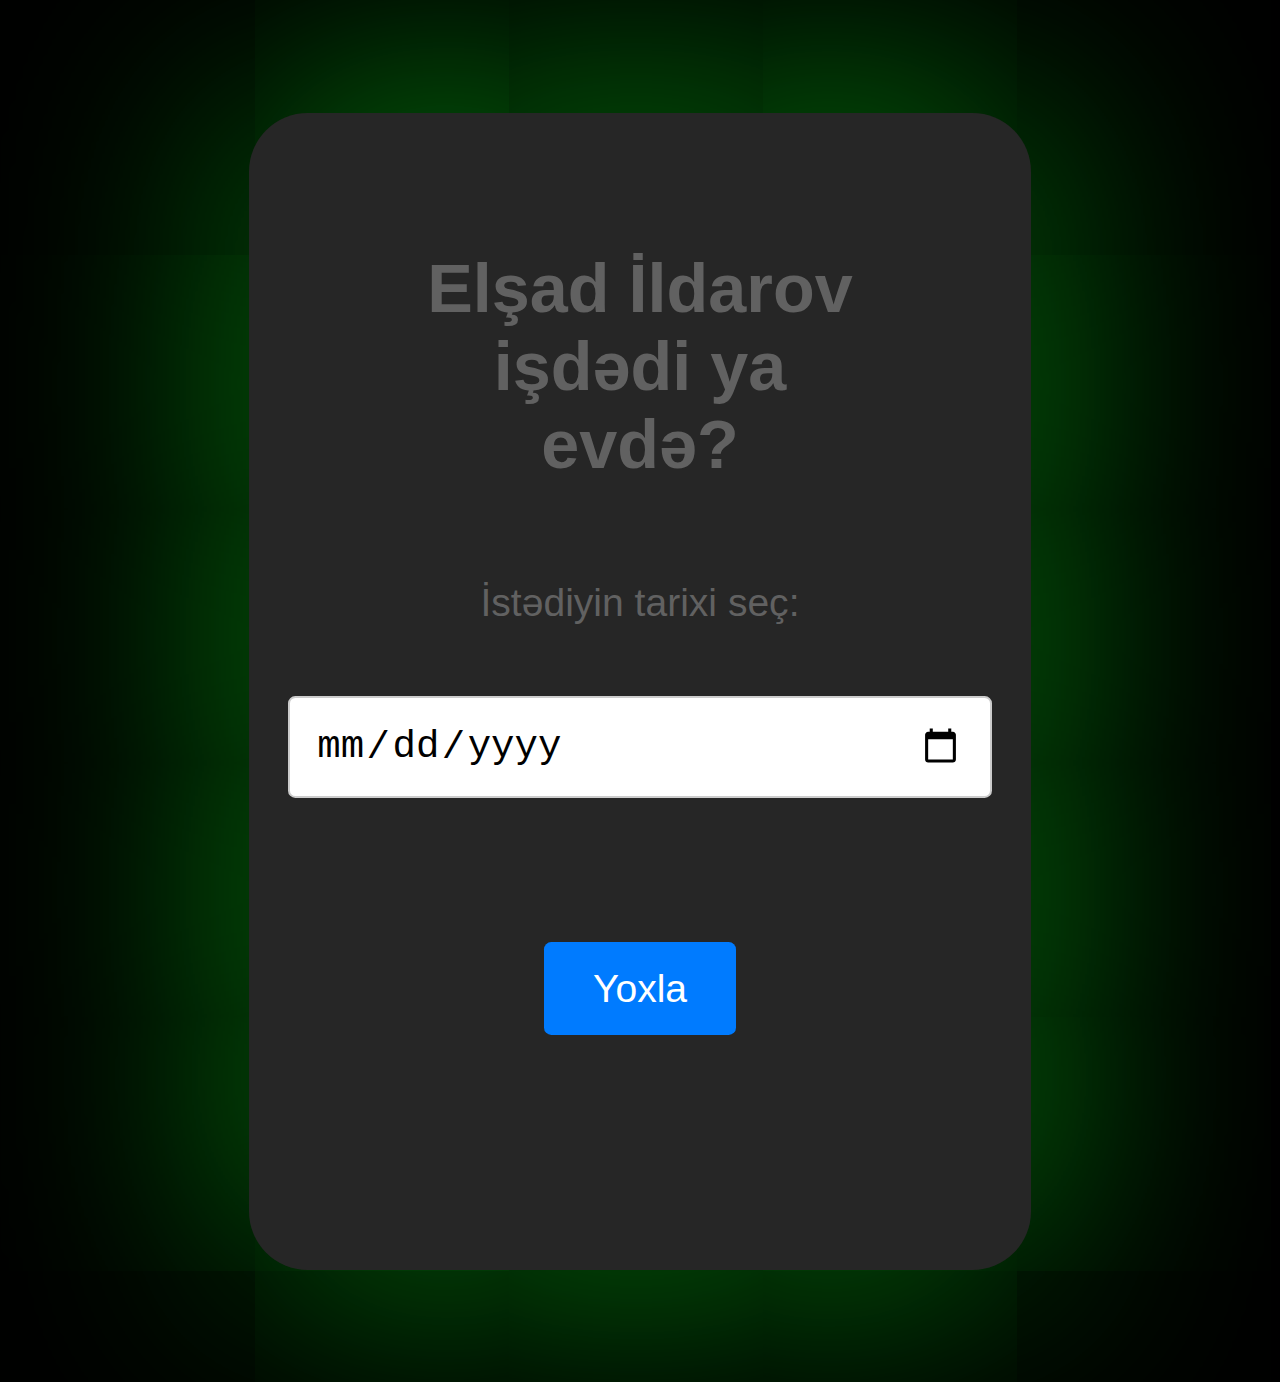
<file: elsad is/index.html>
<!DOCTYPE html>
<html>
    <link rel="stylesheet" href="style.css">
<head>
    <title>AZAL</title>
    <style>
        body {
            font-family: Arial, sans-serif;
        }
        .container {
            max-width: 400px;
            margin: 0 auto;
            text-align: center;
            padding: 20px;
        }
    </style>
</head>
<body>
    <div class="container">
        <h1>Elşad İldarov işdədi ya evdə?</h1>
        <label for="date">İstədiyin tarixi seç:</label>
        <input type="date" id="date">
        <button onclick="checkSchedule()">Yoxla</button>
        <p id="output"></p>
    </div>

    <script>
        function checkSchedule() {
            const inputDate = new Date(document.getElementById("date").value);
            const currentDate = new Date('September 30,2023');
            const daysDifference = Math.floor((inputDate - currentDate) / (1000 * 60 * 60 * 24));

        



            if (daysDifference % 4 === 0) {
                document.getElementById("output").textContent = "perviy smen";
            } else if (daysDifference % 4 === 1) {
                document.getElementById("output").textContent = "vtoroy smen";
            } else if (daysDifference % 4 === 2) {
                document.getElementById("output").textContent = "ilk ev gunu\n(s) ";
            } else if (daysDifference % 4 === 3) {
                document.getElementById("output").textContent = "ikinci ev gunu";
            }
        }
    </script>
</body>
</html>
</file>
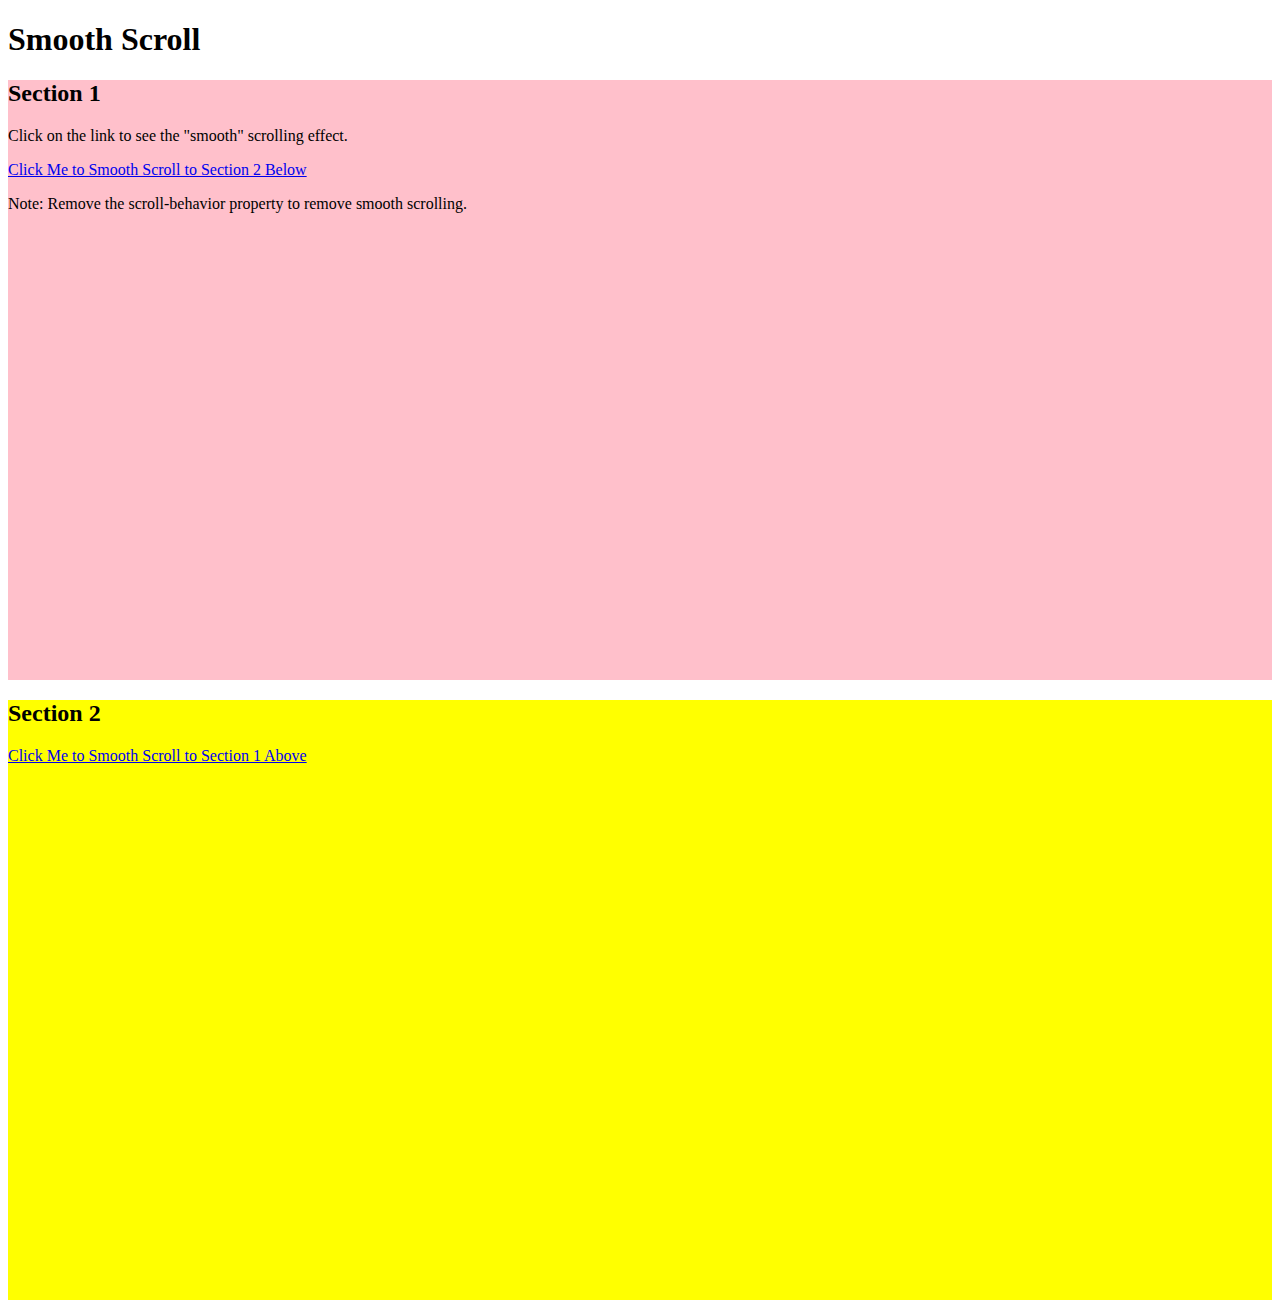
<file: business/other/index.html>
<!DOCTYPE html>
<html>
<head>
<script src="https://ajax.googleapis.com/ajax/libs/jquery/3.3.1/jquery.min.js"></script>
<script>
$(document).ready(function(){
  // Add smooth scrolling to all links
  $("a").on('click', function(event) {

    // Make sure this.hash has a value before overriding default behavior
    if (this.hash !== "") {
      // Prevent default anchor click behavior
      event.preventDefault();

      // Store hash
      var hash = this.hash;

      // Using jQuery's animate() method to add smooth page scroll
      // The optional number (800) specifies the number of milliseconds it takes to scroll to the specified area
      $('html, body').animate({
        scrollTop: $(hash).offset().top
      }, 800, function(){
   
        // Add hash (#) to URL when done scrolling (default click behavior)
        window.location.hash = hash;
      });
    } // End if
  });
});
</script>
<style>
#section1 {
  height: 600px;
  background-color: pink;
}

#section2 {
  height: 600px;
  background-color: yellow;
}
</style>
</head>
<body>

<h1>Smooth Scroll</h1>

<div class="main" id="section1">
  <h2>Section 1</h2>
  <p>Click on the link to see the "smooth" scrolling effect.</p>
  <a href="#section2">Click Me to Smooth Scroll to Section 2 Below</a>
  <p>Note: Remove the scroll-behavior property to remove smooth scrolling.</p>
</div>

<div class="main" id="section2">
  <h2>Section 2</h2>
  <a href="#section1">Click Me to Smooth Scroll to Section 1 Above</a>
</div>

</body>
</html>
</file>
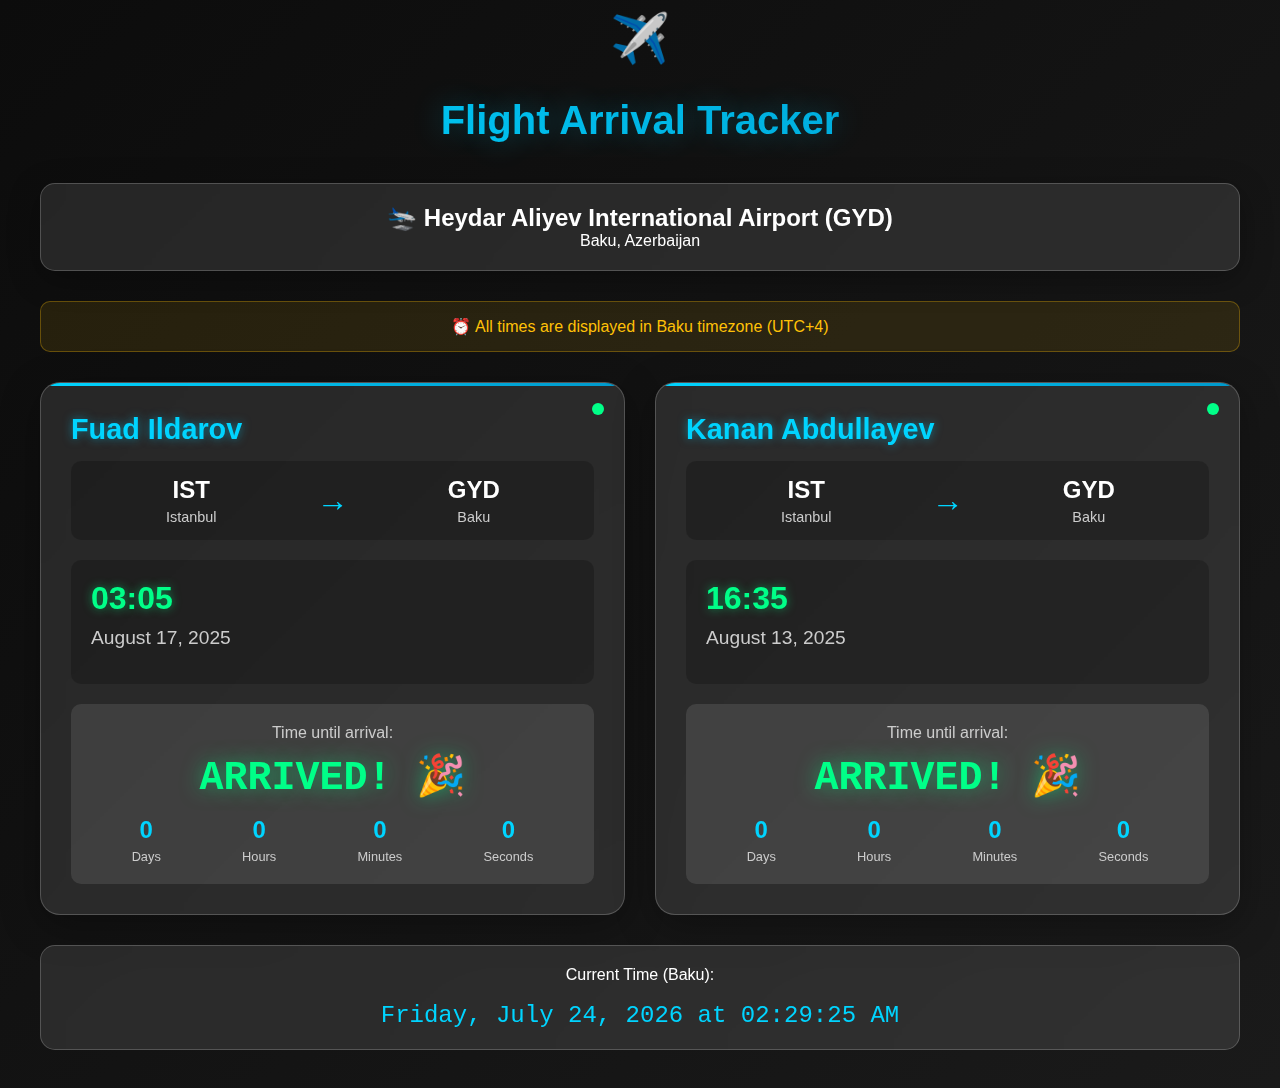
<file: kenanfuad.html>
<!DOCTYPE html>
<html lang="en">
<head>
    <meta charset="UTF-8">
    <meta name="viewport" content="width=device-width, initial-scale=1.0">
    <title>Flight Arrival Tracker - Baku GYD</title>
    <style>
        * {
            margin: 0;
            padding: 0;
            box-sizing: border-box;
        }

        body {
            font-family: 'Arial', sans-serif;
            background: linear-gradient(135deg, #0c0c0c 0%, #1a1a1a 100%);
            color: #ffffff;
            min-height: 100vh;
            padding: 20px;
            overflow-x: hidden;
        }

        .container {
            max-width: 1200px;
            margin: 0 auto;
            position: relative;
        }

        .header {
            text-align: center;
            margin-bottom: 40px;
            position: relative;
        }

        .header::before {
            content: '✈️';
            position: absolute;
            top: -10px;
            left: 50%;
            transform: translateX(-50%);
            font-size: 3rem;
            animation: fly 3s ease-in-out infinite alternate;
        }

        @keyframes fly {
            0% { transform: translateX(-50%) translateY(0px); }
            100% { transform: translateX(-50%) translateY(-10px); }
        }

        .header h1 {
            font-size: 2.5rem;
            margin-top: 60px;
            background: linear-gradient(45deg, #00d4ff, #0099cc);
            -webkit-background-clip: text;
            -webkit-text-fill-color: transparent;
            background-clip: text;
            text-shadow: 0 0 30px rgba(0, 212, 255, 0.3);
        }

        .airport-info {
            background: rgba(255, 255, 255, 0.1);
            backdrop-filter: blur(10px);
            border: 1px solid rgba(255, 255, 255, 0.2);
            border-radius: 15px;
            padding: 20px;
            margin-bottom: 30px;
            text-align: center;
            box-shadow: 0 8px 32px rgba(0, 0, 0, 0.3);
        }

        .timezone-note {
            background: rgba(255, 193, 7, 0.1);
            border: 1px solid rgba(255, 193, 7, 0.3);
            border-radius: 10px;
            padding: 15px;
            margin-bottom: 30px;
            text-align: center;
            color: #ffc107;
        }

        .flights-container {
            display: grid;
            grid-template-columns: repeat(auto-fit, minmax(500px, 1fr));
            gap: 30px;
            margin-bottom: 30px;
        }

        .flight-card {
            background: rgba(255, 255, 255, 0.1);
            backdrop-filter: blur(10px);
            border: 1px solid rgba(255, 255, 255, 0.2);
            border-radius: 20px;
            padding: 30px;
            position: relative;
            overflow: hidden;
            transition: transform 0.3s ease, box-shadow 0.3s ease;
            box-shadow: 0 10px 40px rgba(0, 0, 0, 0.3);
        }

        .flight-card:hover {
            transform: translateY(-5px);
            box-shadow: 0 15px 50px rgba(0, 0, 0, 0.4);
        }

        .flight-card::before {
            content: '';
            position: absolute;
            top: 0;
            left: 0;
            right: 0;
            height: 3px;
            background: linear-gradient(90deg, #00d4ff, #0099cc);
            animation: shimmer 2s infinite;
        }

        @keyframes shimmer {
            0% { opacity: 0.5; }
            50% { opacity: 1; }
            100% { opacity: 0.5; }
        }

        .passenger-name {
            font-size: 1.8rem;
            font-weight: bold;
            margin-bottom: 15px;
            color: #00d4ff;
            text-shadow: 0 0 10px rgba(0, 212, 255, 0.5);
        }

        .flight-route {
            display: flex;
            align-items: center;
            justify-content: space-between;
            margin-bottom: 20px;
            padding: 15px;
            background: rgba(0, 0, 0, 0.2);
            border-radius: 10px;
        }

        .airport {
            text-align: center;
            flex: 1;
        }

        .airport-code {
            font-size: 1.5rem;
            font-weight: bold;
            color: #ffffff;
        }

        .airport-name {
            font-size: 0.9rem;
            color: #cccccc;
            margin-top: 5px;
        }

        .route-arrow {
            font-size: 2rem;
            margin: 0 20px;
            color: #00d4ff;
            animation: pulse 2s infinite;
        }

        @keyframes pulse {
            0% { opacity: 0.5; }
            50% { opacity: 1; }
            100% { opacity: 0.5; }
        }

        .arrival-details {
            background: rgba(0, 0, 0, 0.2);
            border-radius: 10px;
            padding: 20px;
            margin-bottom: 20px;
        }

        .arrival-time {
            font-size: 2rem;
            font-weight: bold;
            color: #00ff88;
            margin-bottom: 10px;
            text-shadow: 0 0 10px rgba(0, 255, 136, 0.5);
        }

        .arrival-date {
            font-size: 1.2rem;
            color: #cccccc;
            margin-bottom: 15px;
        }

        .countdown {
            background: rgba(255, 255, 255, 0.1);
            border-radius: 10px;
            padding: 20px;
            text-align: center;
        }

        .countdown-label {
            font-size: 1rem;
            color: #cccccc;
            margin-bottom: 10px;
        }

        .countdown-time {
            font-size: 2.5rem;
            font-weight: bold;
            color: #ff6b6b;
            text-shadow: 0 0 20px rgba(255, 107, 107, 0.5);
            font-family: 'Courier New', monospace;
        }

        .countdown-time.arrived {
            color: #00ff88;
            text-shadow: 0 0 20px rgba(0, 255, 136, 0.5);
        }

        .countdown-units {
            display: flex;
            justify-content: space-around;
            margin-top: 15px;
        }

        .countdown-unit {
            text-align: center;
        }

        .countdown-number {
            font-size: 1.5rem;
            font-weight: bold;
            color: #00d4ff;
        }

        .countdown-unit-label {
            font-size: 0.8rem;
            color: #cccccc;
            margin-top: 5px;
        }

        .status-indicator {
            position: absolute;
            top: 20px;
            right: 20px;
            width: 12px;
            height: 12px;
            border-radius: 50%;
            background: #ff6b6b;
            animation: blink 1s infinite;
        }

        .status-indicator.arrived {
            background: #00ff88;
            animation: none;
        }

        @keyframes blink {
            0%, 50% { opacity: 1; }
            51%, 100% { opacity: 0.3; }
        }

        .current-time {
            background: rgba(255, 255, 255, 0.1);
            backdrop-filter: blur(10px);
            border: 1px solid rgba(255, 255, 255, 0.2);
            border-radius: 15px;
            padding: 20px;
            text-align: center;
            margin-top: 30px;
        }

        .live-clock {
            font-size: 1.5rem;
            color: #00d4ff;
            font-family: 'Courier New', monospace;
        }

        @media (max-width: 768px) {
            .flights-container {
                grid-template-columns: 1fr;
            }
            
            .header h1 {
                font-size: 2rem;
            }
            
            .flight-route {
                flex-direction: column;
                gap: 10px;
            }
            
            .route-arrow {
                transform: rotate(90deg);
                margin: 10px 0;
            }
        }
    </style>
</head>
<body>
    <div class="container">
        <div class="header">
            <br><h1>Flight Arrival Tracker</h1>
        </div>

        <div class="airport-info">
            <h2>🛬 Heydar Aliyev International Airport (GYD)</h2>
            <p>Baku, Azerbaijan</p>
        </div>

        <div class="timezone-note">
            ⏰ All times are displayed in Baku timezone (UTC+4)
        </div>

        <div class="flights-container">
            <div class="flight-card" id="flight-fuad">
                <div class="status-indicator" id="status-fuad"></div>
                <div class="passenger-name">Fuad Ildarov</div>
                
                <div class="flight-route">
                    <div class="airport">
                        <div class="airport-code">IST</div>
                        <div class="airport-name">Istanbul</div>
                    </div>
                    <div class="route-arrow">→</div>
                    <div class="airport">
                        <div class="airport-code">GYD</div>
                        <div class="airport-name">Baku</div>
                    </div>
                </div>

                <div class="arrival-details">
                    <div class="arrival-time">03:05</div>
                    <div class="arrival-date">August 17, 2025</div>
                </div>

                <div class="countdown">
                    <div class="countdown-label">Time until arrival:</div>
                    <div class="countdown-time" id="countdown-fuad">Loading...</div>
                    <div class="countdown-units">
                        <div class="countdown-unit">
                            <div class="countdown-number" id="days-fuad">0</div>
                            <div class="countdown-unit-label">Days</div>
                        </div>
                        <div class="countdown-unit">
                            <div class="countdown-number" id="hours-fuad">0</div>
                            <div class="countdown-unit-label">Hours</div>
                        </div>
                        <div class="countdown-unit">
                            <div class="countdown-number" id="minutes-fuad">0</div>
                            <div class="countdown-unit-label">Minutes</div>
                        </div>
                        <div class="countdown-unit">
                            <div class="countdown-number" id="seconds-fuad">0</div>
                            <div class="countdown-unit-label">Seconds</div>
                        </div>
                    </div>
                </div>
            </div>

            <div class="flight-card" id="flight-kanan">
                <div class="status-indicator" id="status-kanan"></div>
                <div class="passenger-name">Kanan Abdullayev</div>
                
                <div class="flight-route">
                    <div class="airport">
                        <div class="airport-code">IST</div>
                        <div class="airport-name">Istanbul</div>
                    </div>
                    <div class="route-arrow">→</div>
                    <div class="airport">
                        <div class="airport-code">GYD</div>
                        <div class="airport-name">Baku</div>
                    </div>
                </div>

                <div class="arrival-details">
                    <div class="arrival-time">16:35</div>
                    <div class="arrival-date">August 13, 2025</div>
                </div>

                <div class="countdown">
                    <div class="countdown-label">Time until arrival:</div>
                    <div class="countdown-time" id="countdown-kanan">Loading...</div>
                    <div class="countdown-units">
                        <div class="countdown-unit">
                            <div class="countdown-number" id="days-kanan">0</div>
                            <div class="countdown-unit-label">Days</div>
                        </div>
                        <div class="countdown-unit">
                            <div class="countdown-number" id="hours-kanan">0</div>
                            <div class="countdown-unit-label">Hours</div>
                        </div>
                        <div class="countdown-unit">
                            <div class="countdown-number" id="minutes-kanan">0</div>
                            <div class="countdown-unit-label">Minutes</div>
                        </div>
                        <div class="countdown-unit">
                            <div class="countdown-number" id="seconds-kanan">0</div>
                            <div class="countdown-unit-label">Seconds</div>
                        </div>
                    </div>
                </div>
            </div>
        </div>

        <div class="current-time">
            <div>Current Time (Baku):</div><br>
            <div class="live-clock" id="current-time">Loading...</div>
        </div><br>
    </div>

    <script>
        // Flight arrival times in Baku timezone (UTC+4)
        const flights = {
            fuad: new Date('2025-08-17T03:05:00+04:00'),
            kanan: new Date('2025-08-13T16:35:00+04:00')
        };

        function updateCountdown() {
            const now = new Date();
            
            // Update current time display
            const currentTimeElement = document.getElementById('current-time');
            const bakuTime = new Date(now.toLocaleString("en-US", {timeZone: "Asia/Baku"}));
            currentTimeElement.textContent = bakuTime.toLocaleString('en-US', {
                weekday: 'long',
                year: 'numeric',
                month: 'long',
                day: 'numeric',
                hour: '2-digit',
                minute: '2-digit',
                second: '2-digit'
            });

            // Update countdowns for each flight
            Object.keys(flights).forEach(passenger => {
                const arrivalTime = flights[passenger];
                const timeDiff = arrivalTime - now;
                
                const countdownElement = document.getElementById(`countdown-${passenger}`);
                const statusElement = document.getElementById(`status-${passenger}`);
                const daysElement = document.getElementById(`days-${passenger}`);
                const hoursElement = document.getElementById(`hours-${passenger}`);
                const minutesElement = document.getElementById(`minutes-${passenger}`);
                const secondsElement = document.getElementById(`seconds-${passenger}`);

                if (timeDiff > 0) {
                    const days = Math.floor(timeDiff / (1000 * 60 * 60 * 24));
                    const hours = Math.floor((timeDiff % (1000 * 60 * 60 * 24)) / (1000 * 60 * 60));
                    const minutes = Math.floor((timeDiff % (1000 * 60 * 60)) / (1000 * 60));
                    const seconds = Math.floor((timeDiff % (1000 * 60)) / 1000);

                    countdownElement.textContent = `${days}d ${hours}h ${minutes}m ${seconds}s`;
                    countdownElement.className = 'countdown-time';
                    statusElement.className = 'status-indicator';
                    
                    daysElement.textContent = days;
                    hoursElement.textContent = hours;
                    minutesElement.textContent = minutes;
                    secondsElement.textContent = seconds;
                } else {
                    countdownElement.textContent = 'ARRIVED! 🎉';
                    countdownElement.className = 'countdown-time arrived';
                    statusElement.className = 'status-indicator arrived';
                    
                    daysElement.textContent = '0';
                    hoursElement.textContent = '0';
                    minutesElement.textContent = '0';
                    secondsElement.textContent = '0';
                }
            });
        }

        // Update countdown immediately and then every second
        updateCountdown();
        setInterval(updateCountdown, 1000);

        // Add some interactive effects
        document.querySelectorAll('.flight-card').forEach(card => {
            card.addEventListener('mouseenter', function() {
                this.style.transform = 'translateY(-10px) scale(1.02)';
            });
            
            card.addEventListener('mouseleave', function() {
                this.style.transform = 'translateY(0) scale(1)';
            });
        });
    </script>
</body>
</html>
</file>
<file: elsad is/style.css>
/* Reset some default styles */
* {
    margin: 40px;
    padding: 0;
    box-sizing: border-box;
    zoom: 125%;
}

/* Set a background color and text color for the body */
body {
    font-family: Arial, sans-serif;
    background-color: #000000;
    color: #616161;
}

/* Center the container and add some spacing */
.container {
    max-width: 400px;
    text-align: center;
    padding: 20px;
    background-color: #262626;
    border-radius: 30px;
    box-shadow: 0 0 900px rgb(4, 161, 17);
}

/* Style the heading */
h1 {
    font-size: 28px;
    margin-bottom: 20px;
}

/* Style the label and input */
label {
    display: block;
    font-size: 16px;
    margin-bottom: 10px;
}

input[type="date"] {
    width: 100%;
    padding: 10px;
    font-size: 16px;
    border: 1px solid #ccc;
    border-radius: 3px;
    margin-top: 19px;
    margin-bottom: 19px;
    margin-left: 0px;
}

/* Style the button */
button {
    background-color: #007bff;
    color: #fff;
    border: none;
    padding: 10px 20px;
    font-size: 16px;
    cursor: pointer;
    border-radius: 3px;
    transition: background-color 0.3s ease;
}

button:hover {
    background-color: #0056b3;
}

/* Style the output message */
#output {
    margin-top: 20px;
    font-size: 18px;
}
</file>
